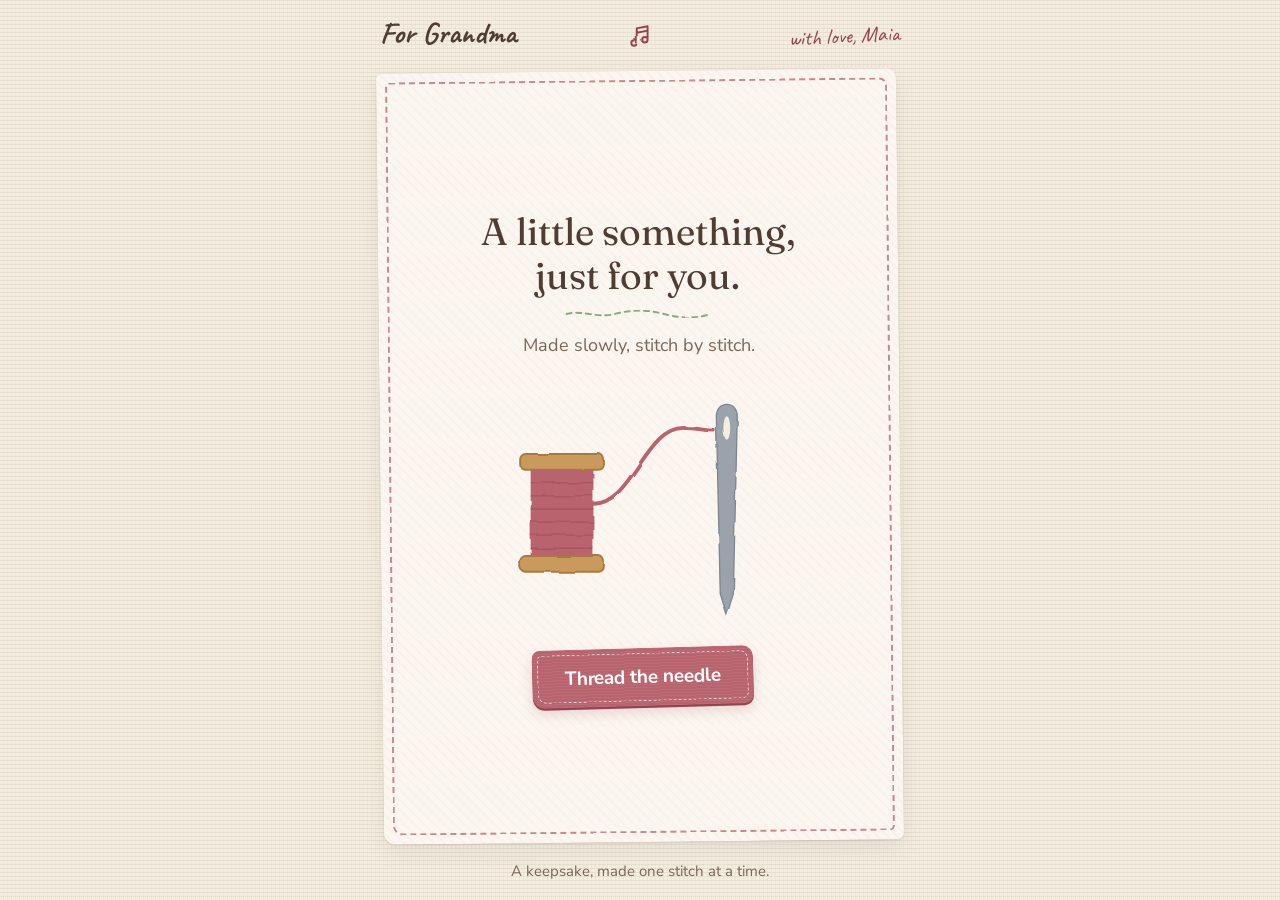
<file: grandma/index.html>
<!DOCTYPE html>
<!--
  For Grandma, on her 80th.
  Made with love by Maia.
-->
<html lang="en">
<head>
  <meta charset="UTF-8">
  <meta name="viewport" content="width=device-width, initial-scale=1.0, viewport-fit=cover">
  <title>Happy 80th, Grandma</title>

  <!-- Link preview when texted -->
  <meta property="og:title" content="Happy 80th, Grandma">
  <meta property="og:description" content="A birthday card from Maia">
  <meta property="og:image" content="https://maiakbard.github.io/happy-80/grandma/preview.png">
  <meta property="og:type" content="website">

  <link rel="preconnect" href="https://fonts.googleapis.com">
  <link rel="preconnect" href="https://fonts.gstatic.com" crossorigin>
  <link href="https://fonts.googleapis.com/css2?family=Caveat:wght@500;700&family=Fraunces:ital,opsz,wght@0,9..144,400;0,9..144,600;1,9..144,400&family=Nunito+Sans:wght@400;600;700&display=swap" rel="stylesheet">
  <!-- the ?v= number forces browsers to load the newest file. Bump it after every change. -->
  <link rel="stylesheet" href="styles.css?v=8">
</head>
<body>
  <!-- A "hand-drawn" filter: it gently wobbles the edges of anything that uses it -->
  <svg class="defs" aria-hidden="true" focusable="false">
    <filter id="wobble" x="-5%" y="-5%" width="110%" height="110%">
      <feTurbulence type="fractalNoise" baseFrequency="0.035" numOctaves="2" seed="8" />
      <feDisplacementMap in="SourceGraphic" scale="3.5" />
    </filter>
    <!-- a heart we can reuse anywhere with <use href="#heart"> -->
    <symbol id="heart" viewBox="0 0 24 22">
      <path d="M12 21.5C5 16 1 12.2 1 7.4 1 3.8 3.8 1 7.2 1c2 0 3.8 1 4.8 2.6C13 2 14.8 1 16.8 1 20.2 1 23 3.8 23 7.4c0 4.8-4 8.6-11 14.1z" />
    </symbol>
  </svg>

  <main class="page">
    <header class="top">
      <p class="for">For Grandma</p>
      <!-- turns the music box and sounds on or off -->
      <button class="sound-btn" id="sound-btn" aria-pressed="true" aria-label="Music and sounds are on. Tap to turn them off.">
        <svg viewBox="0 0 24 24" aria-hidden="true" filter="url(#wobble)">
          <path class="note" d="M9 18.5a2.5 2.5 0 1 1-2.5-2.5c.9 0 1.7.4 2.5 1V5l10-2v12.5a2.5 2.5 0 1 1-2.5-2.5c.9 0 1.7.4 2.5 1V7l-10 2" />
          <path class="slash" d="M4 4l16 16" />
        </svg>
      </button>
      <p class="from">with love, Maia</p>
    </header>

    <!-- Thread the needle -->
    <section class="scene patch" id="scene-start">
      <h1>A little something, just for you.</h1>
      <svg class="stitch-line" viewBox="0 0 200 12" aria-hidden="true">
        <path d="M4 6c20-6 40 6 64 0s44-6 66 0 44 6 62 0" fill="none" stroke="#8fa683" filter="url(#wobble)" />
      </svg>
      <p class="sub">Made slowly, stitch by stitch.</p>

      <button class="needle-art" id="needle-art" aria-label="Thread the needle">
        <svg viewBox="0 0 260 200" aria-hidden="true" filter="url(#wobble)">
          <!-- spool of thread -->
          <g class="spool">
            <rect x="38" y="62" width="64" height="12" rx="4" class="wood" />
            <rect x="46" y="74" width="48" height="66" class="thread-wrap" />
            <path d="M46 84h48M46 94h48M46 104h48M46 114h48M46 124h48M46 134h48" class="thread-lines" />
            <rect x="38" y="140" width="64" height="12" rx="4" class="wood" />
          </g>

          <!-- needle -->
          <g class="needle">
            <path d="M196 24c5 0 8 4 8 9l-3 136-5 16-5-16-3-136c0-5 3-9 8-9z" class="needle-body" />
            <ellipse cx="196" cy="42" rx="2.6" ry="9" class="needle-eye" />
          </g>

          <!-- thread from the spool, waiting just short of the eye -->
          <path id="thread-lead" class="thread" d="M94 100c30 0 40-60 70-58 10 0 14 2 22 2" />
          <!-- the part that goes through the eye (drawn when she taps) -->
          <path id="thread-through" class="thread thread-through" pathLength="100"
                d="M186 44c6 0 12-2 20-4 12-2 18 10 14 26-3 12-12 20-8 34" />
        </svg>
      </button>

      <button class="label-btn" id="thread-btn">Thread the needle</button>
    </section>

    <!-- The quilt: 8 squares, one for each decade -->
    <section class="scene patch" id="scene-quilt" hidden>
      <h1 class="title-swap" id="quilt-title">Eighty years, one square at a time.</h1>
      <svg class="stitch-line" viewBox="0 0 200 12" aria-hidden="true">
        <path d="M4 6c20-6 40 6 64 0s44-6 66 0 44 6 62 0" fill="none" stroke="#8fa683" filter="url(#wobble)" />
      </svg>
      <p class="sub sub-swap" id="quilt-sub">Each square is ten years. Tap one to sew it in.</p>

      <div class="quilt" id="quilt" role="group" aria-label="Quilt with nine squares"></div>

      <!-- slots keep their size, so things fading in and out never push the quilt around -->
      <div class="slot slot-action">
        <p class="counter" id="quilt-counter" aria-live="polite">years quilted: 0 / 80</p>
        <button class="label-btn off" id="to-card-btn">Deal me a card</button>
      </div>
      <div class="slot slot-hint">
        <p class="hint off" id="quilt-hint">Tap a plain square to sew it in.</p>
      </div>
    </section>

    <!-- The card: a Queen of Hearts dealt from the deck, with Maia's message -->
    <section class="scene patch" id="scene-card" hidden>
      <h1 id="card-title">One more thing for card night.</h1>
      <p class="sub sub-swap" id="card-sub">Tap the deck to deal your card.</p>

      <div class="table">
        <!-- the deck underneath (just card backs) -->
        <div class="deck" aria-hidden="true">
          <div class="card-back deck-card"></div>
          <div class="card-back deck-card"></div>
        </div>

        <!-- the top card: tap it to deal and flip it over -->
        <button class="play-card" id="play-card" aria-label="Deal the top card">
          <span class="card-inner">
            <span class="card-back card-face-back"></span>
            <span class="card-front" id="card-front">
              <span class="corner corner-top"><b>80</b><svg viewBox="0 0 24 22"><use href="#heart" /></svg></span>
              <span class="card-middle">
                <svg class="crown" viewBox="0 0 60 30" aria-hidden="true" filter="url(#wobble)">
                  <path d="M4 27 8 6l12 12L30 2l10 16L52 6l4 21z" />
                </svg>
                <span class="card-hello">Happy 80th, Grandma</span>
                <span class="card-message" id="card-message"></span>
                <span class="card-sign" id="card-sign"></span>
              </span>
              <span class="corner corner-bottom"><b>80</b><svg viewBox="0 0 24 22"><use href="#heart" /></svg></span>
            </span>
          </span>
        </button>
      </div>

      <div class="slot slot-action">
        <p class="hint off" id="card-hint">Tap the deck to deal.</p>
        <button class="label-btn off" id="to-wish-btn">Make a wish</button>
      </div>
    </section>

    <!-- The wish: written on a card, then shuffled into the deck. Never saved anywhere. -->
    <section class="scene patch" id="scene-wish" hidden>
      <h1 id="wish-title">Now, make a wish.</h1>
      <p class="sub sub-swap sub-tall" id="wish-sub">Write it on a card. It gets shuffled into the deck, and no one will ever see it.</p>

      <div class="table">
        <div class="deck" id="wish-deck" aria-hidden="true">
          <div class="card-back deck-card"></div>
          <div class="card-back deck-card"></div>
          <div class="card-back deck-card"></div>
        </div>

        <form class="wish-card" id="wish-card">
          <span class="card-inner">
            <span class="card-front wish-front">
              <label for="wish-text" class="wish-label">My wish:</label>
              <textarea id="wish-text" maxlength="140" rows="4" placeholder="Write it here..."></textarea>
            </span>
            <span class="card-back card-face-back"></span>
          </span>
        </form>
      </div>

      <p class="wish-error" id="wish-error" aria-live="polite"></p>
      <div class="slot slot-action">
        <button class="label-btn" id="shuffle-btn" type="submit" form="wish-card">Shuffle it in</button>
        <button class="again-btn off" id="again-btn">See it all again</button>
      </div>
    </section>

    <footer class="bottom">
      <p>A keepsake, made one stitch at a time.</p>
    </footer>
  </main>

  <script src="effects.js?v=8"></script>
  <script src="sound.js?v=8"></script>
  <script src="main.js?v=8"></script>
</body>
</html>
</file>
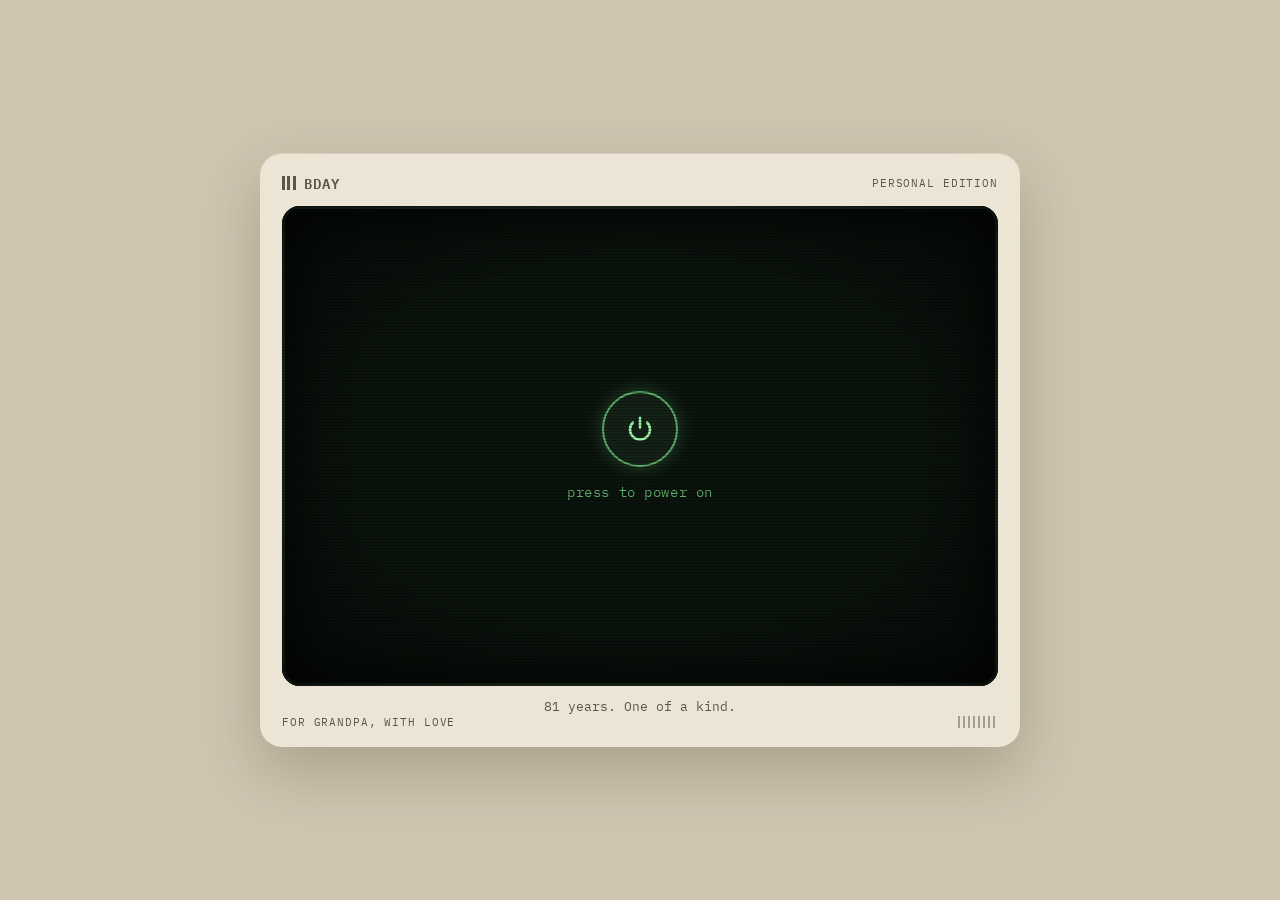
<file: grandpa/index.html>
<!DOCTYPE html>
<!--
  Hi Grandpa. Yes, I wrote this for you, from scratch.
  Happy 81st. Love, Maia
-->
<html lang="en">
<head>
  <meta charset="UTF-8">
  <meta name="viewport" content="width=device-width, initial-scale=1.0, viewport-fit=cover">
  <title>Happy 81st, Grandpa</title>

  <!-- Link preview when texted -->
  <meta property="og:title" content="Happy 81st, Grandpa">
  <meta property="og:description" content="A birthday card from Maia">
  <meta property="og:image" content="https://maiakbard.github.io/happy-80/grandpa/preview.png">
  <meta property="og:type" content="website">

  <link rel="preconnect" href="https://fonts.googleapis.com">
  <link rel="preconnect" href="https://fonts.gstatic.com" crossorigin>
  <link href="https://fonts.googleapis.com/css2?family=IBM+Plex+Mono:wght@400;600&display=swap" rel="stylesheet">
  <!-- the ?v= number forces browsers to load the newest file. Bump it after every change. -->
  <link rel="stylesheet" href="styles.css?v=2">
</head>
<body>
  <main class="case">
    <header class="case-top">
      <span class="brand"><span class="brand-mark" aria-hidden="true"></span>BDAY</span>
      <span class="edition">PERSONAL EDITION</span>
    </header>

    <section class="screen" id="screen">
      <div class="display" id="display">
        <div class="screen-bar">
          <span>BDAY-OS / 8.1</span>
          <button class="mute" id="mute" aria-pressed="false">sound on</button>
        </div>
        <div class="terminal" id="terminal" aria-live="polite"></div>
      </div>

      <div class="power" id="power">
        <button class="power-btn" id="power-btn" aria-label="Power on">
          <svg viewBox="0 0 24 24" width="30" height="30" aria-hidden="true">
            <path d="M12 3v8" />
            <path d="M6.3 6.8a8 8 0 1 0 11.4 0" />
          </svg>
        </button>
        <p>press to power on</p>
      </div>

      <button class="skip" id="skip" hidden>skip</button>
    </section>

    <nav class="commands" id="commands" aria-label="Commands" hidden>
      <button data-cmd="wish">wish</button>
      <button data-cmd="cake">cake</button>
      <button data-cmd="about">about</button>
      <button data-cmd="help">help</button>
    </nav>

    <footer class="case-bottom">
      <p class="tagline">81 years. One of a kind.</p>
      <div class="case-foot">
        <span>FOR GRANDPA, WITH LOVE</span>
        <span class="vents" aria-hidden="true"></span>
      </div>
    </footer>
  </main>

  <script src="main.js?v=2"></script>
</body>
</html>
</file>
<file: grandma/styles.css>
/* Colors and fonts */
:root {
  --linen: #f4ede1;         /* page background, like linen fabric */
  --linen-line: #e8dfcf;    /* the weave */
  --card: #fbf7f0;
  --ink: #4f3d33;           /* main text, a warm brown */
  --ink-soft: #7a6658;
  --rose: #b8646e;          /* dusty rose thread */
  --rose-deep: #94434f;
  --sage: #8fa683;
  --wood: #c99a5b;
  --wood-dark: #a77a40;
  --steel: #9aa3ab;
  --display: "Fraunces", Georgia, "Times New Roman", serif;
  --hand: "Caveat", "Segoe Print", "Bradley Hand", cursive;
  --body: "Nunito Sans", "Helvetica Neue", Arial, sans-serif;
}

* { box-sizing: border-box; }

/* make the `hidden` attribute always win */
[hidden] { display: none !important; }

html, body { min-height: 100%; }

body {
  margin: 0;
  color: var(--ink);
  font-family: var(--body);
  font-size: 19px;
  line-height: 1.5;
  /* a soft linen weave, drawn with two sets of thin lines */
  background-color: var(--linen);
  background-image:
    repeating-linear-gradient(0deg, transparent 0 3px, var(--linen-line) 3px 4px),
    repeating-linear-gradient(90deg, transparent 0 3px, rgba(232, 223, 207, 0.6) 3px 4px);
  -webkit-tap-highlight-color: transparent;
}

/* Page layout */
.page {
  max-width: 560px;
  min-height: 100vh;
  min-height: 100dvh;
  margin: 0 auto;
  padding: max(18px, env(safe-area-inset-top)) 20px max(18px, env(safe-area-inset-bottom));
  display: flex;
  flex-direction: column;
  gap: 18px;
}

.top {
  display: grid;
  grid-template-columns: 1fr auto 1fr;   /* name on the left, music button centered, signature on the right */
  align-items: baseline;
}

.top .from { justify-self: end; }

.top p { margin: 0; }

.for {
  font-family: var(--hand);
  font-size: 30px;
  font-weight: 700;
  line-height: 1;
}

.from {
  font-family: var(--hand);
  font-size: 22px;
  color: var(--rose-deep);
  transform: rotate(-3deg);
}

/* the see-through layer the scraps and hearts are drawn on */
.fx-canvas {
  position: fixed;
  inset: 0;
  width: 100%;
  height: 100%;
  pointer-events: none;     /* taps go right through it */
  z-index: 50;
}

/* the music-note button in the header */
.sound-btn {
  width: 44px;
  height: 44px;
  margin-block: -10px;      /* a big tap area without making the header taller */
  padding: 9px;
  border: 0;
  border-radius: 50%;
  background: none;
  color: var(--rose-deep);
  cursor: pointer;
  align-self: center;
}

.sound-btn svg { width: 100%; height: 100%; display: block; overflow: visible; }
.sound-btn .note { fill: none; stroke: currentColor; stroke-width: 1.8; stroke-linecap: round; stroke-linejoin: round; }
.sound-btn .slash { stroke: currentColor; stroke-width: 2; stroke-linecap: round; opacity: 0; transition: opacity 0.2s; }
.sound-btn[aria-pressed="false"] { color: var(--ink-soft); }
.sound-btn[aria-pressed="false"] .slash { opacity: 1; }

.sound-btn:focus-visible {
  outline: 3px solid var(--sage);
  outline-offset: 2px;
}

/* the hidden holder for the wobble filter */
.defs { position: absolute; width: 0; height: 0; }

.bottom {
  text-align: center;
  font-size: 15px;
  color: var(--ink-soft);
}

.bottom p { margin: 0; }

/* Slots: a fixed-size spot where things fade in and out without moving anything else */
.slot {
  display: grid;
  place-items: center;
  width: 100%;
}

.slot > * {
  grid-area: 1 / 1;        /* everything in a slot sits in the same spot */
  transition: opacity 0.45s ease, translate 0.5s cubic-bezier(0.3, 1.3, 0.5, 1), visibility 0s;
}

.slot > .off {
  opacity: 0;
  visibility: hidden;      /* can't be tapped while it's faded out */
  translate: 0 10px;
  pointer-events: none;
  transition: opacity 0.3s ease, translate 0.3s ease, visibility 0s linear 0.3s;
}

.slot-action { min-height: 62px; }
.slot-hint { min-height: 1.6em; }

/* text that changes keeps room for its longest version, so nothing shifts */
.title-swap { min-height: 2.3em; display: grid; place-items: center; }
.sub-swap { min-height: 3em; display: grid; place-items: center; }
.sub-tall { min-height: 4.5em; }

/* Scenes */
.scene {
  flex: 1;
  display: flex;
  flex-direction: column;
  align-items: center;
  justify-content: center;
  gap: 14px;
  text-align: center;
  animation: fade-in 0.6s ease-out both;
}

/* uses `translate` (not `transform`) so it doesn't undo the patch's tilt */
@keyframes fade-in {
  from { opacity: 0; translate: 0 8px; }
  to   { opacity: 1; translate: 0 0; }
}

/* With View Transitions, the browser animates between scenes, so skip our own fade */
.smooth-scenes .scene { animation: none; }
.scene:not([hidden]) { view-transition-name: patch; }   /* the patch morphs from one size to the next */

::view-transition-group(patch) {
  animation-duration: 0.7s;
  animation-timing-function: cubic-bezier(0.3, 0.9, 0.3, 1);
}
::view-transition-old(patch) { animation: 0.3s ease-in both vt-out; }
::view-transition-new(patch) { animation: 0.5s ease-out 0.2s both vt-in; }
::view-transition-old(root),
::view-transition-new(root) { animation-duration: 0.4s; }

@keyframes vt-out { to { opacity: 0; } }
@keyframes vt-in  { from { opacity: 0; } }

.scene.leaving {
  animation: fade-out 0.45s ease-in both;
}

@keyframes fade-out {
  to { opacity: 0; translate: 0 -8px; }
}

h1 {
  margin: 0;
  font-family: var(--display);
  font-weight: 400;
  font-size: clamp(30px, 8vw, 38px);
  line-height: 1.15;
  text-wrap: balance;
}

.sub {
  margin: 0;
  color: var(--ink-soft);
  font-size: 18px;
  text-wrap: balance;       /* no lonely last word on its own line */
}

/* A fabric patch, sewn on with a running stitch */
.patch {
  position: relative;
  padding: 34px 22px 30px;
  background-color: var(--card);
  /* a very faint woven texture on the patch */
  background-image:
    repeating-linear-gradient(45deg, rgba(184, 100, 110, 0.035) 0 2px, transparent 2px 7px);
  border-radius: 6px 10px 7px 12px;     /* uneven corners, like cut fabric */
  box-shadow: 0 1px 2px rgba(79, 61, 51, 0.12), 0 8px 22px rgba(79, 61, 51, 0.08);
  transform: rotate(-0.6deg);
}

/* the stitches around the edge */
.patch::before {
  content: "";
  position: absolute;
  inset: 9px;
  border: 2px dashed var(--rose);
  border-radius: 4px 8px 5px 10px;
  opacity: 0.75;
  pointer-events: none;
}

.patch > * { transform: rotate(0.6deg); }   /* keep the contents level */

/* a wavy line of stitches under the heading */
.stitch-line {
  width: 150px;
  height: 12px;
  margin: -4px 0 -2px;
}

.stitch-line path {
  fill: none;
  stroke: var(--sage);
  stroke-width: 2.5;
  stroke-dasharray: 7 6;
  stroke-linecap: round;
}

/* Buttons: a fabric label with stitches around it */
.label-btn {
  position: relative;
  min-height: 58px;
  padding: 0 32px;
  font: inherit;
  font-size: 19px;
  font-weight: 700;
  color: #fff;
  background-color: var(--rose);
  background-image:
    repeating-linear-gradient(0deg, rgba(255, 255, 255, 0.05) 0 1px, transparent 1px 3px);
  border: 0;
  border-radius: 8px 11px 9px 12px;
  box-shadow: 0 2px 0 var(--rose-deep), 0 6px 14px rgba(148, 67, 79, 0.18);
  transform: rotate(-1deg);
  cursor: pointer;
}

.label-btn::before {
  content: "";
  position: absolute;
  inset: 5px;
  border: 1.5px dashed rgba(255, 255, 255, 0.75);
  border-radius: 5px 8px 6px 9px;
  pointer-events: none;
}

.label-btn:active {
  transform: rotate(-1deg) translateY(2px);
  box-shadow: 0 0 0 var(--rose-deep), 0 3px 8px rgba(148, 67, 79, 0.18);
}

.label-btn:focus-visible,
.needle-art:focus-visible {
  outline: 3px solid var(--sage);
  outline-offset: 4px;
}

/* Needle and spool */
.needle-art {
  width: min(100%, 340px);
  padding: 0;
  background: none;
  border: 0;
  cursor: pointer;
}

.needle-art svg {
  display: block;
  width: 100%;
  height: auto;
  overflow: visible;
}

.wood { fill: var(--wood); stroke: var(--wood-dark); stroke-width: 1.5; }
.thread-wrap { fill: var(--rose); }
.thread-lines { stroke: var(--rose-deep); stroke-width: 1; opacity: 0.45; }
.needle-body { fill: var(--steel); stroke: #7d868e; stroke-width: 1; }
.needle-eye { fill: var(--linen); }

.thread {
  fill: none;
  stroke: var(--rose);
  stroke-width: 3;
  stroke-linecap: round;
}

/* the thread tip sways a little, so her eye goes to it */
#thread-lead {
  transform-origin: 94px 100px;
  animation: sway 2.2s ease-in-out infinite;
}

@keyframes sway {
  0%, 100% { transform: rotate(0deg); }
  50%      { transform: rotate(-2.5deg); }
}

/* the part through the eye starts hidden, then draws itself in */
.thread-through {
  stroke-dasharray: 100;
  stroke-dashoffset: 100;
  opacity: 0;               /* fully hidden, so its rounded tip doesn't show as a dot */
}

.threaded #thread-lead { animation: none; }

.threaded .thread-through {
  opacity: 1;
  animation: draw-thread 1.1s ease-out forwards;
}

@keyframes draw-thread {
  to { stroke-dashoffset: 0; }
}

/* a happy little bob once it's threaded */
.threaded .needle {
  transform-box: fill-box;
  transform-origin: center;
  animation: bob 0.5s ease-in-out 1.1s 2;
}

@keyframes bob {
  50% { transform: translateY(-6px); }
}

/* The quilt */
.quilt {
  --size: min(100%, 330px, 46dvh);
  width: var(--size);
  aspect-ratio: 1;
  max-width: 100%;
  display: grid;
  grid-template-columns: repeat(3, 1fr);
  grid-template-rows: repeat(3, 1fr);   /* every row the same height, so squares stay square */
  gap: 5px;
  padding: 7px;
  background: var(--wood);           /* the quilt's binding around the edge */
  border-radius: 6px 9px 7px 10px;
  box-shadow: 0 3px 10px rgba(79, 61, 51, 0.18);
  rotate: 0.8deg;                    /* slightly uneven, like real sewing */
}

/* a plain square, waiting to be sewn in */
.square {
  position: relative;
  padding: 0;
  border: 2px dashed rgba(122, 102, 88, 0.45);
  border-radius: 3px;
  background-color: var(--card);
  cursor: pointer;
  transition: transform 0.15s;
}

.square:active { transform: scale(0.96); }

.square:focus-visible {
  outline: 3px solid var(--rose-deep);
  outline-offset: 2px;
}

/* the next square to sew gives a little wiggle, so her eye goes to it */
.square.nudge {
  animation: wiggle 2.4s ease-in-out infinite;
}

@keyframes wiggle {
  0%, 70%, 100% { rotate: 0deg; }
  76% { rotate: -3deg; }
  82% { rotate: 3deg; }
  88% { rotate: -2deg; }
  94% { rotate: 1deg; }
}

/* a sewn square: fabric drops in, then the stitches appear */
/* sewing a square: the fabric unrolls from the top, with a soft settle at the end */
.square.sewn {
  border: 0;
  cursor: default;
  animation: unroll 0.55s cubic-bezier(0.25, 0.8, 0.3, 1) both;
}

@keyframes unroll {
  0%   { clip-path: inset(0 0 100% 0); scale: 1.08; }
  70%  { clip-path: inset(0 0 0 0);    scale: 0.97; }
  100% { clip-path: inset(0 0 0 0);    scale: 1; }
}

/* then the stitches run all the way around the edge, like a needle going around it */
@property --sweep {
  syntax: "<angle>";
  inherits: false;
  initial-value: 360deg;
}

.square.sewn::after {
  content: "";
  position: absolute;
  inset: 5px;
  border: 1.5px dashed rgba(255, 252, 245, 0.95);
  border-radius: 2px;
  -webkit-mask: conic-gradient(#000 var(--sweep), transparent 0);
  mask: conic-gradient(#000 var(--sweep), transparent 0);
  animation: stitch-around 0.7s linear 0.45s both;
}

@keyframes stitch-around {
  from { --sweep: 0deg; }
  to   { --sweep: 360deg; }
}

/* the middle square waits until the very end */
.square.center {
  cursor: default;
  border-style: dotted;
  display: grid;
  place-items: center;
  font-family: var(--hand);
  font-size: 30px;
  line-height: 1;
  color: rgba(122, 102, 88, 0.45);
}

/* the finished middle square: cream fabric with a little cake */
.square.center.sewn {
  background: var(--card);
  color: var(--rose);
}

.square.center svg {
  width: 72%;
  height: auto;
  overflow: visible;
}

.square.center.sewn svg {
  animation: cake-drop 0.8s cubic-bezier(0.3, 1.5, 0.5, 1) 0.2s both;
}

@keyframes cake-drop {
  from { opacity: 0; translate: 0 -70px; scale: 0.6; }
  60%  { opacity: 1; }
  to   { opacity: 1; translate: 0 0; scale: 1; }
}

.cake-plate { fill: var(--wood); }
.cake-body { fill: #f3dcdc; stroke: var(--rose); stroke-width: 1.5; }
.cake-frosting { fill: var(--rose); }
.cake-candle { fill: var(--sage); }
.cake-flame {
  fill: #e0a43a;
  transform-box: fill-box;
  transform-origin: 50% 100%;
  animation: flicker 0.9s ease-in-out infinite alternate;
}

@keyframes flicker {
  from { transform: scale(1, 1) rotate(-4deg); }
  to   { transform: scale(0.9, 1.12) rotate(4deg); }
}

/* Eight fabrics, all drawn with CSS gradients */
.fabric-1 { /* rose gingham */
  background-color: #f3dcdc;
  background-image:
    linear-gradient(90deg, rgba(184, 100, 110, 0.45) 50%, transparent 50%),
    linear-gradient(rgba(184, 100, 110, 0.45) 50%, transparent 50%);
  background-size: 14px 14px;
}
.fabric-2 { /* sage polka dot */
  background-color: var(--sage);
  background-image: radial-gradient(#f6f1e6 22%, transparent 24%);
  background-size: 14px 14px;
}
.fabric-3 { /* honey stripes */
  background-color: #e9c98f;
  background-image: repeating-linear-gradient(90deg, transparent 0 7px, rgba(167, 122, 64, 0.55) 7px 10px);
}
.fabric-4 { /* tiny florals on cream */
  background-color: #f7efe2;
  background-image:
    radial-gradient(circle at 30% 30%, var(--rose) 2.5px, transparent 3px),
    radial-gradient(circle at 70% 70%, var(--sage) 2.5px, transparent 3px),
    radial-gradient(circle at 70% 25%, #e0b04f 1.5px, transparent 2px);
  background-size: 18px 18px;
}
.fabric-5 { /* dusty rose diamonds */
  background-color: var(--rose);
  background-image:
    linear-gradient(45deg, rgba(255, 255, 255, 0.18) 25%, transparent 25%, transparent 75%, rgba(255, 255, 255, 0.18) 75%),
    linear-gradient(-45deg, rgba(255, 255, 255, 0.18) 25%, transparent 25%, transparent 75%, rgba(255, 255, 255, 0.18) 75%);
  background-size: 16px 16px;
}
.fabric-6 { /* sage check */
  background-color: #dfe7d8;
  background-image:
    repeating-linear-gradient(0deg, transparent 0 9px, rgba(143, 166, 131, 0.6) 9px 12px),
    repeating-linear-gradient(90deg, transparent 0 9px, rgba(143, 166, 131, 0.6) 9px 12px);
}
.fabric-7 { /* mustard dots */
  background-color: #d9a54a;
  background-image: radial-gradient(rgba(255, 248, 235, 0.85) 18%, transparent 20%);
  background-size: 11px 11px;
}
.fabric-8 { /* brown pinstripe */
  background-color: #8a6a55;
  background-image: repeating-linear-gradient(45deg, transparent 0 8px, rgba(244, 237, 225, 0.35) 8px 9.5px);
}

.counter {
  margin: 4px 0 0;
  font-size: 20px;
  font-weight: 700;
  font-variant-numeric: tabular-nums;   /* numbers don't wiggle while counting */
}

.hint {
  margin: 0;
  font-size: 18px;
  font-weight: 700;
  color: var(--rose-deep);
}

/* The card table */
.table {
  position: relative;
  isolation: isolate;               /* so a card tucked "under" the deck stays on the table */
  width: min(78vw, 270px, 40dvh * 5 / 7);
  aspect-ratio: 5 / 7;
  margin: 6px 0 4px;
}

/* every card shares this shape */
.card-back,
.card-front {
  position: absolute;
  inset: 0;
  border-radius: 12px;
  box-shadow: 0 2px 6px rgba(79, 61, 51, 0.2);
}

/* the back of a card: rose with a stitched lattice, like a quilt */
.card-back {
  background-color: var(--rose);
  background-image:
    repeating-linear-gradient(45deg, rgba(255, 255, 255, 0.16) 0 2px, transparent 2px 14px),
    repeating-linear-gradient(-45deg, rgba(255, 255, 255, 0.16) 0 2px, transparent 2px 14px);
  border: 6px solid var(--card);
}

.card-back::after {
  content: "";
  position: absolute;
  inset: 6px;
  border: 1.5px dashed rgba(255, 255, 255, 0.7);
  border-radius: 6px;
}

/* the deck peeks out from under the top card */
.deck-card:nth-child(1) { rotate: -5deg; translate: -6px 6px; }
.deck-card:nth-child(2) { rotate: 3deg;  translate: 5px 3px; }

/* the top card */
.play-card {
  position: absolute;
  inset: 0;
  padding: 0;
  font: inherit;
  color: inherit;
  background: none;
  border: 0;
  cursor: pointer;
  perspective: 1000px;              /* gives the flip real depth */
  transition: translate 0.5s ease-out, scale 0.5s ease-out;
}

.play-card:focus-visible {
  outline: 3px solid var(--sage);
  outline-offset: 6px;
  border-radius: 12px;
}

/* before dealing, the deck gives a little nudge */
.play-card.nudge { animation: wiggle 2.4s ease-in-out infinite; }

.card-inner {
  position: absolute;
  inset: 0;
  transform-style: preserve-3d;
  transition: transform 0.9s cubic-bezier(0.3, 0.9, 0.3, 1);
}

/* dealt: the card swings up off the deck, then flips face up */
.play-card.dealt {
  cursor: default;
  translate: 0 -10px;
  scale: 1.04;
  animation: deal 1s cubic-bezier(0.3, 0.9, 0.3, 1) both;
}

@keyframes deal {
  0%   { translate: 0 0;      rotate: 0deg;  scale: 1; }
  40%  { translate: 0 -48px;  rotate: -7deg; scale: 1.1; }
  100% { translate: 0 -10px;  rotate: 0deg;  scale: 1.04; }
}

.play-card.dealt .card-inner {
  transform: rotateY(180deg);
  transition-delay: 0.2s;
}

/* a gold shine sweeps across the face once it's flipped */
.card-front::after {
  content: "";
  position: absolute;
  inset: 0;
  border-radius: 12px;
  background: linear-gradient(115deg, transparent 32%, rgba(255, 228, 170, 0.7) 45%, rgba(255, 255, 255, 0.9) 50%, rgba(255, 228, 170, 0.7) 55%, transparent 68%);
  background-size: 260% 100%;
  background-position: 150% 0;
  opacity: 0;
  pointer-events: none;
}

.play-card.shimmer .card-front::after { animation: shimmer 1.3s ease-in-out 0.1s both; }

@keyframes shimmer {
  from { opacity: 1; background-position: 150% 0; }
  to   { opacity: 1; background-position: -60% 0; }
}

.play-card.shimmer .crown { animation: crown-pop 0.6s cubic-bezier(0.3, 1.6, 0.5, 1) 0.35s both; }

@keyframes crown-pop {
  from { scale: 0.4; rotate: -12deg; }
  to   { scale: 1;   rotate: 0deg; }
}

/* safety net: once the flip is done, fully hide the back, in case a browser
   (looking at you, Safari) gets confused about which side is facing up */
.play-card.flipped .card-face-back { visibility: hidden; }

/* the two sides of the top card; only the side facing her shows */
.card-face-back,
.card-front {
  -webkit-backface-visibility: hidden;
  backface-visibility: hidden;
}

.card-front {
  transform: rotateY(180deg);
  display: flex;
  flex-direction: column;
  padding: 12px;
  background: #fffdf8;
  border: 1px solid #e6dccb;
  color: var(--rose-deep);
}

/* the "80 + heart" in the corners, where a Q would be */
.corner {
  display: flex;
  flex-direction: column;
  align-items: center;
  width: max-content;
  line-height: 1;
  font-family: var(--display);
}

.corner b { font-size: 20px; font-weight: 600; }
.corner svg { width: 14px; height: 13px; margin-top: 3px; fill: var(--rose-deep); }
/* real cards turn this corner upside down, but an upside-down 80 reads as "08",
   so it stays upright with the heart on top instead */
.corner-bottom { align-self: flex-end; flex-direction: column-reverse; }
.corner-bottom svg { margin: 0 0 3px; }

.card-middle {
  flex: 1;
  display: flex;
  flex-direction: column;
  align-items: center;
  justify-content: center;
  gap: 6px;
  padding: 0 4px;
  text-align: center;
}

.crown { width: 54px; height: auto; }
.crown path { fill: #e0b04f; stroke: #a77a40; stroke-width: 1.5; stroke-linejoin: round; }

.card-hello {
  font-family: var(--hand);
  font-size: 30px;
  font-weight: 700;
  line-height: 1;
}

.card-message {
  font-family: var(--display);
  font-size: 17px;
  line-height: 1.35;
  color: var(--ink);
  text-wrap: balance;
}

.card-sign {
  font-family: var(--hand);
  font-size: 24px;
  color: var(--rose-deep);
}

/* The wish card */
.wish-card {
  position: absolute;
  inset: 0;
  margin: 0;
  perspective: 1000px;
}

/* here the front starts face up, and the back is underneath */
.wish-card .wish-front { transform: none; }
.wish-card .card-face-back { transform: rotateY(180deg); }

.wish-front {
  justify-content: flex-start;
  gap: 8px;
  padding: 18px 16px;
  border: 1.5px dashed rgba(184, 100, 110, 0.5);
}

.wish-label {
  font-family: var(--hand);
  font-size: 28px;
  font-weight: 700;
  color: var(--rose-deep);
  text-align: left;
}

#wish-text {
  flex: 1;
  width: 100%;
  resize: none;
  padding: 4px 2px;
  font-family: var(--hand);
  font-size: 26px;              /* big, and over 16px so iPhones don't zoom in */
  line-height: 32px;
  color: var(--ink);
  background:
    repeating-linear-gradient(transparent 0 31px, rgba(143, 166, 131, 0.55) 31px 32px);   /* lined paper */
  border: 0;
  outline: none;
}

#wish-text::placeholder { color: rgba(122, 102, 88, 0.55); }

.wish-card:focus-within .wish-front {
  border-color: var(--rose);
  box-shadow: 0 0 0 3px rgba(143, 166, 131, 0.35), 0 2px 6px rgba(79, 61, 51, 0.2);
}

.wish-error {
  min-height: 1.5em;        /* exactly one line, so the message appearing doesn't nudge anything */
  margin: 0;
  font-weight: 700;
  color: var(--rose-deep);
}

/* step 1: the card turns face down */
.wish-card.face-down .card-inner { transform: rotateY(180deg); }
.wish-card.face-down .wish-front { visibility: hidden; transition: visibility 0s 0.45s; }

/* step 2: it slides out, then tucks back in under the deck */
.wish-card.tucking { animation: tuck 0.9s ease-in-out forwards; }

@keyframes tuck {
  0%   { translate: 0 0;      rotate: 0deg;   z-index: 2; }
  45%  { translate: -70% 4%;  rotate: -12deg; z-index: 2; }
  55%  { translate: -70% 4%;  rotate: -12deg; z-index: -1; }
  100% { translate: -4px 2px; rotate: -2deg;  z-index: -1; }
}

/* step 3: the deck gets a quick riffle shuffle */
.deck.shuffling .deck-card:nth-child(odd)  { animation: riffle-left 0.32s ease-in-out 3 alternate; }
.deck.shuffling .deck-card:nth-child(even) { animation: riffle-right 0.32s ease-in-out 3 alternate; }

@keyframes riffle-left  { to { translate: -38% 0; rotate: -8deg; } }
@keyframes riffle-right { to { translate: 38% 0;  rotate: 8deg; } }

/* once the wish card is tucked under, it fades away so no edges peek out */
.wish-card.gone {
  opacity: 0;
  transition: opacity 0.3s ease;
}

.deck-card:nth-child(3) { rotate: -1deg; translate: 2px -2px; }

/* the soft "start over" link at the very end */
.again-btn {
  min-height: 48px;
  padding: 0 18px;
  font: inherit;
  font-size: 17px;
  font-weight: 700;
  color: var(--rose-deep);
  background: none;
  border: 1.5px dashed var(--rose);
  border-radius: 10px;
  cursor: pointer;
}

.again-btn:focus-visible {
  outline: 3px solid var(--sage);
  outline-offset: 3px;
}

/* Shorter phones (like an iPhone SE): tighten everything so it fits */
@media (max-height: 720px) {
  .page { gap: 10px; }
  .patch { padding: 24px 16px 20px; }
  .scene { gap: 9px; }
  h1 { font-size: 27px; }
  .sub { font-size: 16px; }
  .quilt { --size: min(100%, 330px, 41dvh); }
  .counter { font-size: 18px; }
  .card-message { font-size: 15.5px; }
  .table { width: min(78vw, 270px, 37dvh * 5 / 7); }
  .card-hello { font-size: 26px; }
}

/* Less motion if the phone asks for it */
@media (prefers-reduced-motion: reduce) {
  *, *::before, *::after {
    animation-duration: 0.01ms !important;
    animation-delay: 0ms !important;
    animation-iteration-count: 1 !important;
  }
}
</file>
<file: grandpa/styles.css>
/* Design tokens */
:root {
  --desk: #cfc5b1;          /* page background */
  --case: #ece5d6;          /* beige computer case */
  --case-edge: #d8cfbc;
  --case-ink: #5c5546;      /* text printed on the case */
  --glass: #0b130d;         /* dark CRT glass */
  --phosphor: #9df5a8;      /* green text */
  --phosphor-dim: #5fae6b;
  --amber: #f3c56b;         /* warnings */
  --glow: rgba(120, 255, 150, 0.45);
  --mono: "IBM Plex Mono", ui-monospace, "SF Mono", Menlo, Consolas, monospace;
}

* { box-sizing: border-box; }

/* make the `hidden` attribute always win, even over display: flex */
[hidden] { display: none !important; }

html, body { height: 100%; }

body {
  margin: 0;
  background: var(--desk);
  font-family: var(--mono);
  color: var(--case-ink);
  display: flex;
  justify-content: center;
  -webkit-tap-highlight-color: transparent;
}

/* The beige computer case */
.case {
  width: 100%;
  max-width: 760px;
  min-height: 100vh;
  min-height: 100dvh;       /* handles phone browser toolbars */
  background: var(--case);
  display: flex;
  flex-direction: column;
  gap: 12px;
  padding: max(14px, env(safe-area-inset-top)) 14px max(14px, env(safe-area-inset-bottom));
  box-shadow: inset 0 0 0 1px var(--case-edge);
}

@media (min-width: 700px) {
  body { align-items: center; padding: 32px 16px; }
  .case {
    min-height: 0;
    border-radius: 22px;
    padding: 18px 22px;
    box-shadow: 0 1px 0 var(--case-edge) inset, 0 24px 60px rgba(60, 50, 30, 0.25);
  }
}

.case-top,
.case-foot {
  display: flex;
  justify-content: space-between;
  align-items: center;
  font-size: 11px;
  letter-spacing: 0.08em;
}

.brand {
  display: flex;
  align-items: center;
  gap: 8px;
  font-weight: 600;
  font-size: 14px;
}

/* little "logo": three bars */
.brand-mark {
  width: 14px;
  height: 14px;
  background: linear-gradient(90deg,
    var(--case-ink) 0 3px, transparent 3px 5.5px,
    var(--case-ink) 5.5px 8.5px, transparent 8.5px 11px,
    var(--case-ink) 11px 14px);
}

.tagline {
  margin: 0;
  text-align: center;
  font-size: 13px;
}

.vents {
  width: 40px;
  height: 12px;
  background: repeating-linear-gradient(90deg, var(--case-ink) 0 1.5px, transparent 1.5px 5px);
  opacity: 0.5;
}

/* The CRT screen */
.screen {
  position: relative;
  flex: 1;
  min-height: 460px;
  background: var(--glass);
  border-radius: 18px;
  overflow: hidden;
  box-shadow:
    inset 0 0 0 3px #1c2a1f,
    inset 0 0 60px rgba(0, 0, 0, 0.9);
}

@media (min-width: 700px) {
  .screen { min-height: 480px; }
}

/* scan lines + curved-glass vignette, drawn on top of everything */
.screen::before,
.screen::after {
  content: "";
  position: absolute;
  inset: 0;
  pointer-events: none;   /* taps go straight through to the buttons */
  z-index: 5;
}

.screen::before {
  background: repeating-linear-gradient(
    to bottom,
    rgba(0, 0, 0, 0.28) 0 1px,
    transparent 1px 3px
  );
}

.screen::after {
  background: radial-gradient(ellipse at center, transparent 55%, rgba(0, 0, 0, 0.55) 100%);
  animation: flicker 4s infinite;
}

@keyframes flicker {
  0%, 100% { opacity: 1; }
  47% { opacity: 0.92; }
  50% { opacity: 1; }
  52% { opacity: 0.95; }
}

/* everything that "turns on" lives in .display */
.display {
  position: absolute;
  inset: 0;
  padding: 16px 18px;
  display: flex;
  flex-direction: column;
  gap: 14px;
  color: var(--phosphor);
  text-shadow: 0 0 6px var(--glow);
  visibility: hidden;      /* off until the power button is pressed */
}

.display.on {
  visibility: visible;
  animation: crt-on 0.9s ease-out both;
}

/* classic CRT power-on: dot -> thin line -> full screen */
@keyframes crt-on {
  0%   { transform: scale(0, 0.006); background-color: #e8ffec; }
  35%  { transform: scale(1, 0.006); background-color: #e8ffec; }
  60%  { transform: scale(1, 1);     background-color: rgba(157, 245, 168, 0.25); }
  100% { transform: scale(1, 1);     background-color: rgba(157, 245, 168, 0); }
}

.screen-bar {
  display: flex;
  justify-content: space-between;
  align-items: center;
  font-size: 11px;
  color: var(--phosphor-dim);
  letter-spacing: 0.06em;
}

.terminal {
  flex: 1;
  min-height: 0;
  font-size: 16px;
  line-height: 1.55;
  white-space: pre-wrap;
  word-break: break-word;
  overflow-y: auto;
}

/* blinking block cursor */
.cursor {
  display: inline-block;
  width: 0.6em;
  height: 1.05em;
  vertical-align: text-bottom;
  background: var(--phosphor);
  box-shadow: 0 0 8px var(--glow);
  animation: blink 1.06s steps(1) infinite;
}

@keyframes blink {
  50% { opacity: 0; }
}

/* Power button */
.power {
  position: absolute;
  inset: 0;
  display: flex;
  flex-direction: column;
  align-items: center;
  justify-content: center;
  gap: 16px;
  color: var(--phosphor-dim);
  font-size: 14px;
  letter-spacing: 0.04em;
}

.power p { margin: 0; }

.power-btn {
  width: 76px;
  height: 76px;
  border-radius: 50%;
  border: 2px solid var(--phosphor-dim);
  background: rgba(157, 245, 168, 0.06);
  color: var(--phosphor);
  display: grid;
  place-items: center;
  cursor: pointer;
  box-shadow: 0 0 18px rgba(120, 255, 150, 0.25);
  animation: breathe 2.4s ease-in-out infinite;
}

.power-btn svg {
  fill: none;
  stroke: currentColor;
  stroke-width: 2;
  stroke-linecap: round;
}

.power-btn:focus-visible {
  outline: 2px solid var(--phosphor);
  outline-offset: 4px;
}

/* gentle glow so the eye goes straight to it */
@keyframes breathe {
  0%, 100% { box-shadow: 0 0 12px rgba(120, 255, 150, 0.2); }
  50%      { box-shadow: 0 0 26px rgba(120, 255, 150, 0.5); }
}

/* Accessibility: less motion if the phone asks for it */
@media (prefers-reduced-motion: reduce) {
  *, *::before, *::after {
    animation-duration: 0.01ms !important;
    animation-iteration-count: 1 !important;
  }
}

/* Boot sequence */
.line { display: block; min-height: 1.55em; }
.title { font-weight: 600; font-size: 20px; }
.dim { color: var(--phosphor-dim); }
.ok { color: #d4ffd9; }
.warn { color: var(--amber); text-shadow: 0 0 6px rgba(243, 197, 107, 0.45); }

.skip {
  position: absolute;
  right: 14px;
  bottom: 14px;
  z-index: 6;               /* sits above the scan lines */
  min-width: 64px;
  min-height: 44px;         /* comfortable tap size */
  padding: 0 14px;
  font: inherit;
  font-size: 14px;
  color: var(--phosphor);
  background: rgba(157, 245, 168, 0.08);
  border: 1px solid var(--phosphor-dim);
  border-radius: 8px;
  cursor: pointer;
}

.skip:focus-visible {
  outline: 2px solid var(--phosphor);
  outline-offset: 3px;
}

/* Cake scene */
.scene {
  display: flex;
  flex-direction: column;
  align-items: center;
  gap: 18px;
  margin: 8px 0 12px;
}

/* side by side on a computer screen */
@media (min-width: 700px) {
  .scene {
    flex-direction: row;
    justify-content: space-around;
    align-items: center;
  }
}

.headline {
  text-align: center;
  font-size: clamp(28px, 9vw, 40px);
  font-weight: 600;
  line-height: 1.2;
  letter-spacing: 0.06em;
  text-shadow: 0 0 10px var(--glow), 0 0 24px rgba(120, 255, 150, 0.25);
}

.cake {
  display: flex;
  flex-direction: column;
  align-items: center;
  gap: 6px;
  font-size: 14px;
}

.cake-art {
  margin: 0;
  font: inherit;
  line-height: 1.25;
}

.candles {
  display: flex;
  justify-content: center;
  margin-bottom: -6px;        /* candles sit right on the frosting */
}

.candle {
  position: relative;
  width: 29px;                /* tall tap area, bigger than it looks */
  padding: 10px 0 0;
  font: inherit;
  font-size: 16px;
  line-height: 1;
  color: var(--phosphor);
  background: none;
  border: 0;
  cursor: pointer;
  display: flex;
  flex-direction: column;
  align-items: center;
  text-shadow: inherit;
}

.candle:focus-visible {
  outline: 2px solid var(--phosphor);
  outline-offset: 2px;
  border-radius: 6px;
}

.flame {
  color: var(--amber);
  text-shadow: 0 0 8px rgba(243, 197, 107, 0.8);
  animation: flame 0.9s ease-in-out infinite alternate;
  animation-delay: var(--delay);
}

@keyframes flame {
  0%   { transform: translateX(-1px) scaleY(1);    opacity: 1; }
  50%  { transform: translateX(1px)  scaleY(1.12); opacity: 0.8; }
  100% { transform: translateX(0)    scaleY(0.92); opacity: 1; }
}

.candle.out { cursor: default; }
.candle.out .flame { visibility: hidden; }   /* keeps its space so nothing jumps */

/* smoke wisps */
.wisp {
  position: absolute;
  left: 50%;
  top: 6px;
  color: var(--phosphor-dim);
  pointer-events: none;
  opacity: 0;
  animation: wisp 1.2s ease-out forwards;
}

@keyframes wisp {
  0%   { transform: translate(-50%, 0); opacity: 0.9; }
  100% { transform: translate(calc(-50% + var(--dx)), calc(-1 * var(--rise))); opacity: 0; }
}

.counter {
  margin-top: 6px;
  font-size: 18px;
  font-variant-numeric: tabular-nums;   /* digits don't wiggle while counting */
}

.caption { font-size: 13px; }
.hint { color: var(--phosphor); opacity: 0.85; }

/* Commands, mute, wish/about screens */
.big { font-size: 20px; font-weight: 600; }

.block {
  margin: 4px 0 8px;
  font: inherit;
  line-height: 1.15;
}

.heart {
  color: #ffb3a7;
  text-shadow: 0 0 8px rgba(255, 140, 120, 0.5);
}

/* the candles glow a little brighter until the first one is tapped */
.candles.nudge .flame {
  text-shadow: 0 0 10px rgba(243, 197, 107, 1), 0 0 22px rgba(243, 197, 107, 0.6);
}

.mute {
  min-height: 32px;
  padding: 0 10px;
  font: inherit;
  font-size: 11px;
  letter-spacing: 0.06em;
  color: var(--phosphor-dim);
  background: rgba(157, 245, 168, 0.06);
  border: 1px solid rgba(95, 174, 107, 0.5);
  border-radius: 6px;
  cursor: pointer;
}

.mute:focus-visible,
.commands button:focus-visible {
  outline: 2px solid var(--phosphor);
  outline-offset: 2px;
}

/* beige keycaps under the screen */
.commands {
  display: grid;
  grid-template-columns: repeat(4, minmax(0, 1fr));
  gap: 8px;
}

.commands button {
  min-height: 50px;
  font: inherit;
  font-size: 15px;
  color: var(--case-ink);
  background: #f7f2e7;
  border: 1px solid #cbbfa6;
  border-bottom-width: 4px;     /* gives it a chunky keyboard-key look */
  border-radius: 9px;
  cursor: pointer;
}

.commands button:active {
  transform: translateY(2px);
  border-bottom-width: 2px;
}

.commands button.active {
  background: #d3e6cc;
  border-color: #9fbf95;
}

/* Microphone */
.choice {
  display: flex;
  flex-direction: column;
  align-items: center;
  gap: 8px;
  margin-top: 4px;
}

.prompt {
  color: var(--phosphor);
  font-size: 14px;
  text-align: center;
}

.choice-buttons {
  display: flex;
  gap: 10px;
  align-items: center;
}

.mic-btn,
.tap-btn {
  min-height: 46px;
  padding: 0 20px;
  font: inherit;
  font-size: 15px;
  color: var(--phosphor);
  text-shadow: inherit;
  border-radius: 8px;
  cursor: pointer;
}

/* the main choice: solid and glowing */
.mic-btn {
  background: rgba(157, 245, 168, 0.12);
  border: 1px solid var(--phosphor);
  animation: breathe 2.4s ease-in-out infinite;
}

/* the backup choice: quieter */
.tap-btn {
  min-height: 46px;
  padding: 0 14px;
  font-size: 13px;
  color: var(--phosphor-dim);
  background: none;
  border: 1px dashed rgba(95, 174, 107, 0.6);
}

.mic-btn:focus-visible,
.tap-btn:focus-visible {
  outline: 2px solid var(--phosphor);
  outline-offset: 2px;
}

.meter {
  font-size: 16px;
  white-space: pre;
}

/* flames lean away as he blows. `translate` stacks on top of the flicker animation */
.candles .flame {
  translate: calc(var(--wind, 0) * 6px) 0;
  transition: translate 0.08s linear;
}

/* Shorter phones: tighten the cake screen so it all fits */
@media (max-height: 760px) and (max-width: 699px) {
  .display { padding: 12px 14px; gap: 8px; }
  .scene { gap: 10px; margin: 2px 0 6px; }
  .headline { font-size: 26px; line-height: 1.1; }
  .cake { font-size: 12.5px; gap: 4px; }
  .candle { padding-top: 6px; }
  .counter { font-size: 16px; margin-top: 2px; }
  .choice { gap: 6px; }
}

/* Make a wish */
.wish-form {
  display: flex;
  flex-direction: column;
  gap: 8px;
  margin-top: 4px;
}

.wish-label { color: var(--phosphor); }

.wish-row {
  display: flex;
  gap: 8px;
}

#wish-input {
  flex: 1;
  min-width: 0;
  min-height: 46px;
  padding: 0 12px;
  font: inherit;
  font-size: 16px;          /* 16px or bigger stops iPhones from zooming in */
  color: var(--phosphor);
  caret-color: var(--phosphor);
  text-shadow: inherit;
  background: rgba(157, 245, 168, 0.06);
  border: 1px solid var(--phosphor-dim);
  border-radius: 8px;
}

#wish-input::placeholder { color: var(--phosphor-dim); opacity: 0.7; }

#wish-input:focus {
  outline: none;
  border-color: var(--phosphor);
  box-shadow: 0 0 0 2px rgba(157, 245, 168, 0.25);
}

.wish-send {
  min-height: 46px;
  padding: 0 18px;
  font: inherit;
  font-size: 15px;
  color: var(--phosphor);
  text-shadow: inherit;
  background: rgba(157, 245, 168, 0.12);
  border: 1px solid var(--phosphor);
  border-radius: 8px;
  cursor: pointer;
}

.wish-send:focus-visible {
  outline: 2px solid var(--phosphor);
  outline-offset: 2px;
}

.wish-error {
  min-height: 1.2em;
  font-size: 13px;
  color: var(--amber);
}

/* The little candle "to grow on" (1 year) */
.candle.little {
  width: 24px;
  font-size: 12px;
  padding-top: 18px;        /* shorter, so it sits lower than the big ones */
}
</file>
